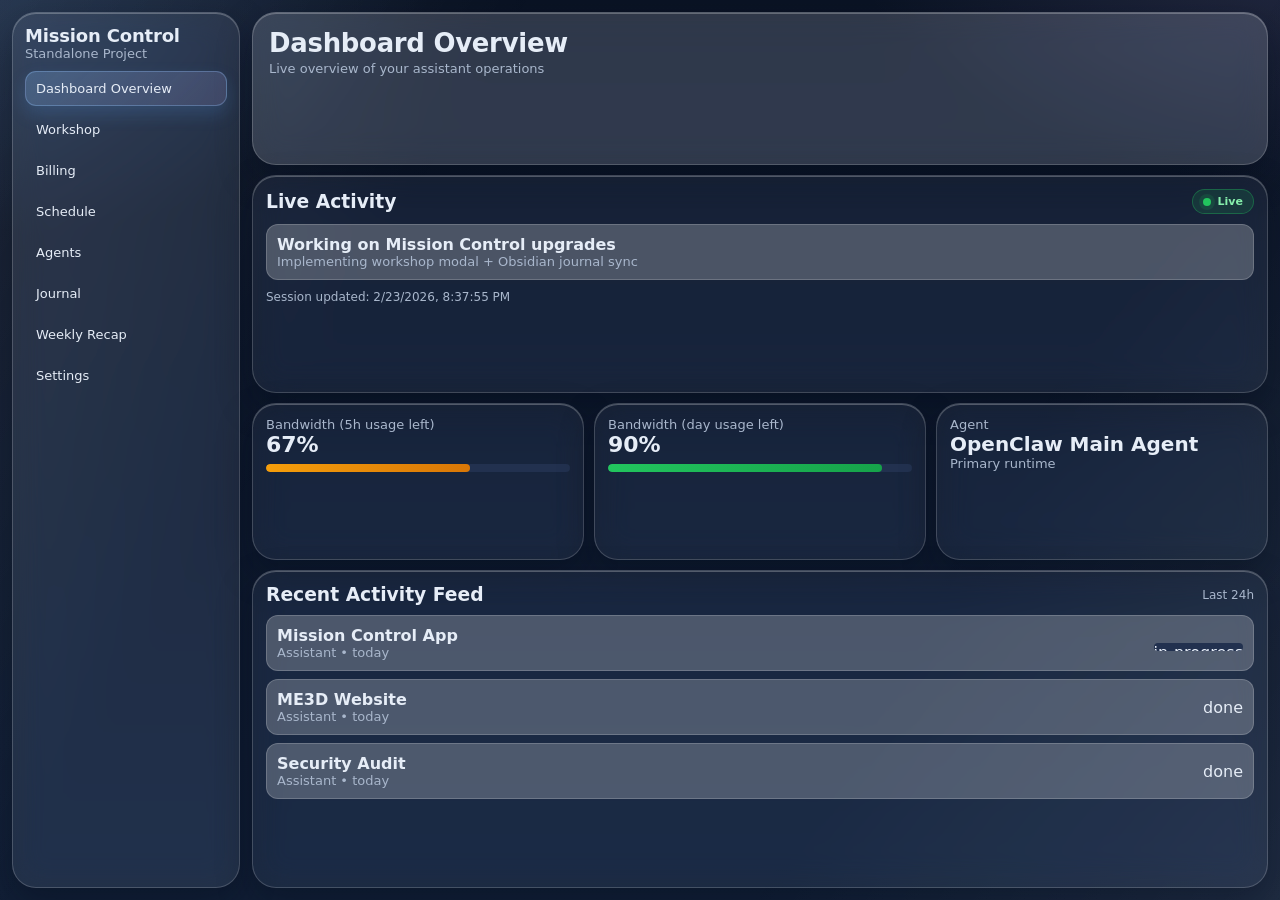
<file: index.html>
<!doctype html><html><head><meta charset='utf-8'><meta name='viewport' content='width=device-width,initial-scale=1'><title>Mission Control • Dashboard</title><link rel='stylesheet' href='styles.css'></head><body><div class='app'><aside class='panel sidebar'><div class='brand'>Mission Control</div><div class='muted'>Standalone Project</div><nav class='nav'><a class='active' href='/'>Dashboard Overview</a><a href='/workshop'>Workshop</a><a href='/billing'>Billing</a><a href='/schedule'>Schedule</a><a href='/agents'>Agents</a><a href='/journal'>Journal</a><a href='/weekly-recap'>Weekly Recap</a><a href='/settings'>Settings</a></nav></aside><main class='main'><section class='panel top'><h1>Dashboard Overview</h1><div class='muted'>Live overview of your assistant operations</div></section><section class='panel card'><div class='row'><h3 style='margin:0'>Live Activity</h3><span id='agentStatus' class='status online'><span class='dot'></span>Live</span></div><div id='liveActivity' class='item' style='margin-top:10px'><b>Loading current activity…</b></div><div id='agentUpdated' class='muted' style='margin-top:10px;font-size:12px'>Session updated: just now</div></section><section class='grid'><div class='panel card'><div class='muted'>Bandwidth (5h usage left)</div><div id='fiveLeft' style='font-size:22px;font-weight:800'>84%</div><div class='progress'><span id='bar5' class='p-good' style='width:84%'></span></div></div><div class='panel card'><div class='muted'>Bandwidth (day usage left)</div><div id='dayLeft' style='font-size:22px;font-weight:800'>90%</div><div class='progress'><span id='barDay' class='p-good' style='width:90%'></span></div></div><div class='panel card'><div class='muted'>Agent</div><div id='agentName' style='font-size:20px;font-weight:800'>OpenClaw Main Agent</div><div class='muted'>Primary runtime</div></div></section><section class='panel card'><div class='row'><h3 style='margin:0'>Recent Activity Feed</h3><span class='muted' style='font-size:12px'>Last 24h</span></div><div id='recentProjects' class='list' style='margin-top:10px'></div></section></main></div><script src='app.js'></script><script src='live.js'></script></body></html>
</file>
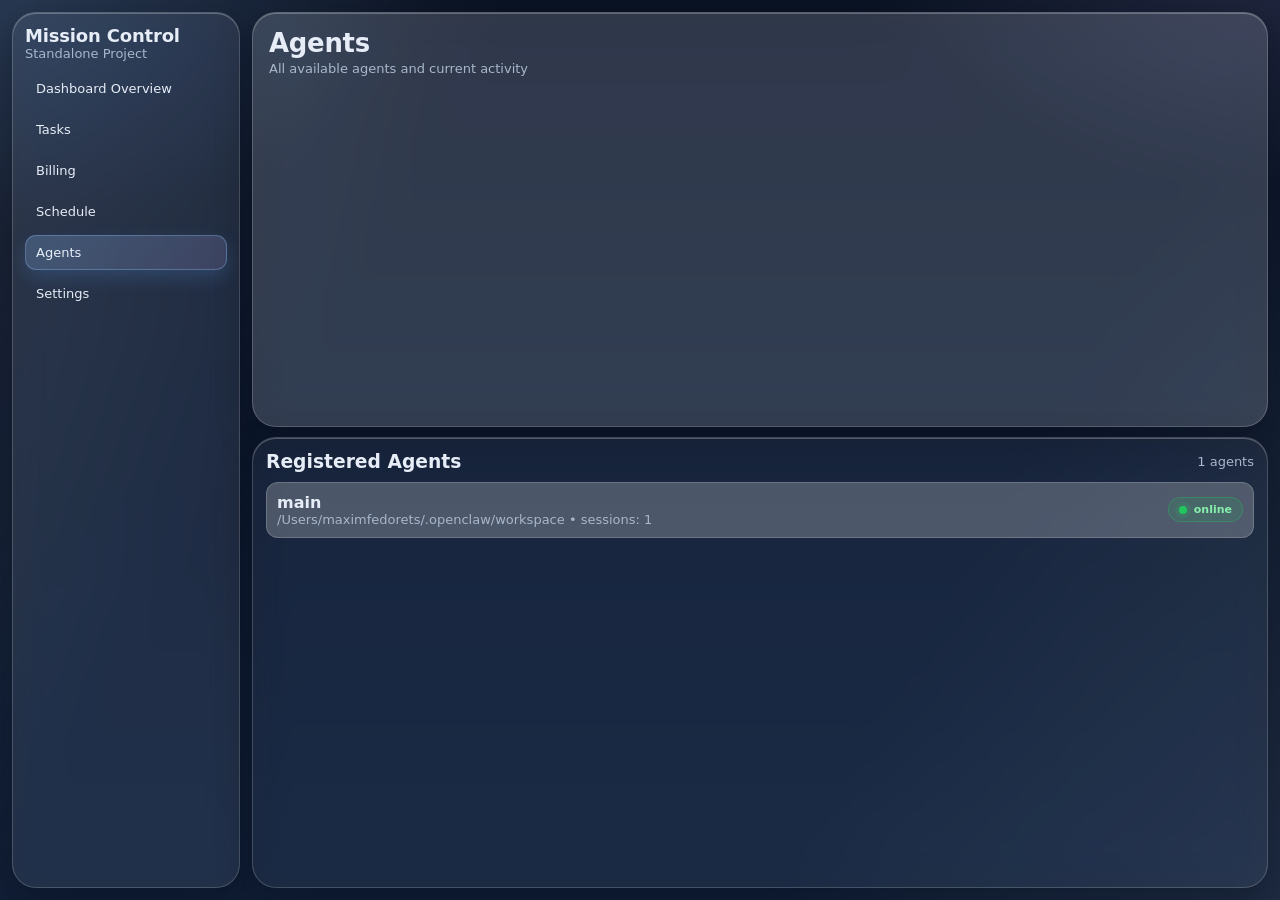
<file: agents.html>
<!doctype html><html><head><meta charset='utf-8'><meta name='viewport' content='width=device-width,initial-scale=1'><title>Mission Control • Agents</title><link rel='stylesheet' href='styles.css'></head><body><div class='app'><aside class='panel sidebar'><div class='brand'>Mission Control</div><div class='muted'>Standalone Project</div><nav class='nav'><a href='/'>Dashboard Overview</a><a href='/tasks'>Tasks</a><a href='/billing'>Billing</a><a href='/schedule'>Schedule</a><a class='active' href='/agents'>Agents</a><a href='/settings'>Settings</a></nav></aside><main class='main'><section class='panel top'><h1>Agents</h1><div class='muted'>All available agents and current activity</div></section><section class='panel card'><div class='row'><h3 style='margin:0'>Registered Agents</h3><span class='muted' id='agentsCount'>0</span></div><div id='agentsList' class='list' style='margin-top:10px'><div class='item'>Loading agents…</div></div></section></main></div><script src='app.js'></script><script src='live.js'></script></body></html>
</file>
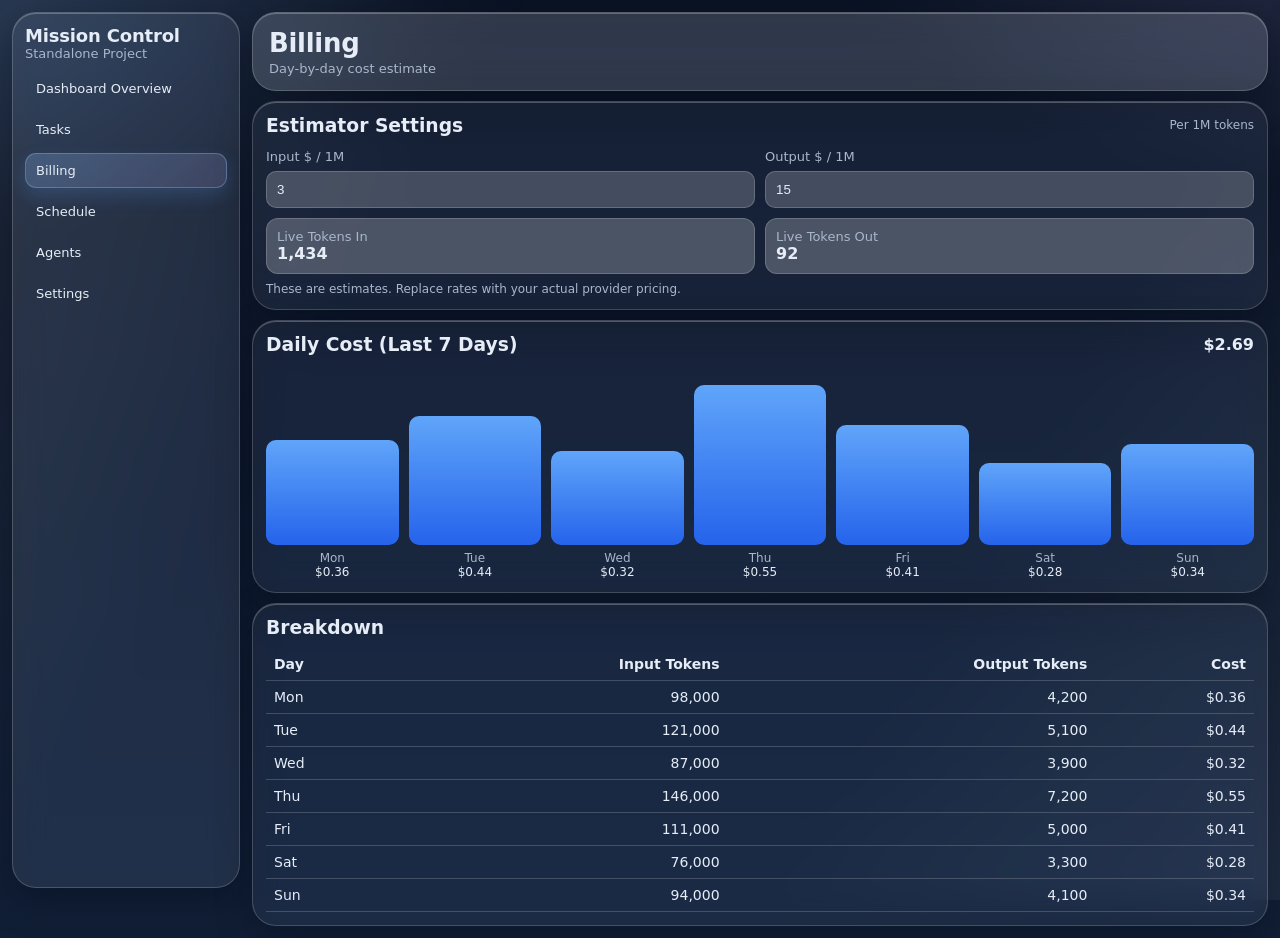
<file: billing.html>
<!doctype html><html><head><meta charset='utf-8'><meta name='viewport' content='width=device-width,initial-scale=1'><title>Mission Control • Billing</title><link rel='stylesheet' href='styles.css'></head><body><div class='app'><aside class='panel sidebar'><div class='brand'>Mission Control</div><div class='muted'>Standalone Project</div><nav class='nav'><a href='/'>Dashboard Overview</a><a href='/tasks'>Tasks</a><a class='active' href='/billing'>Billing</a><a href='/schedule'>Schedule</a><a href='/agents'>Agents</a><a href='/settings'>Settings</a></nav></aside><main class='main'><section class='panel top'><h1>Billing</h1><div class='muted'>Day-by-day cost estimate</div></section><section class='panel card'><div class='row'><h3 style='margin:0'>Estimator Settings</h3><span class='muted' style='font-size:12px'>Per 1M tokens</span></div><div class='grid' style='grid-template-columns:1fr 1fr;margin-top:10px'><div><label class='muted'>Input $ / 1M</label><input id='inRate' type='number' step='0.01' value='3' style='width:100%;margin-top:6px;padding:10px;border-radius:10px;border:1px solid var(--line);background:#fff3;color:var(--text)'></div><div><label class='muted'>Output $ / 1M</label><input id='outRate' type='number' step='0.01' value='15' style='width:100%;margin-top:6px;padding:10px;border-radius:10px;border:1px solid var(--line);background:#fff3;color:var(--text)'></div></div><div class='grid' style='grid-template-columns:1fr 1fr;margin-top:10px'><div class='item'><div class='muted'>Live Tokens In</div><b id='tokensIn'>0</b></div><div class='item'><div class='muted'>Live Tokens Out</div><b id='tokensOut'>0</b></div></div><div class='muted' style='font-size:12px;margin-top:8px'>These are estimates. Replace rates with your actual provider pricing.</div></section><section class='panel card'><div class='row'><h3 style='margin:0'>Daily Cost (Last 7 Days)</h3><b id='totalCost'>$0.00</b></div><div id='chart' style='display:flex;gap:10px;align-items:flex-end;height:210px;margin-top:14px'></div></section><section class='panel card'><h3 style='margin:0'>Breakdown</h3><div style='overflow:auto;margin-top:10px'><table style='width:100%;border-collapse:collapse;font-size:14px'><thead><tr><th style='text-align:left;padding:8px;border-bottom:1px solid var(--line)'>Day</th><th style='text-align:right;padding:8px;border-bottom:1px solid var(--line)'>Input Tokens</th><th style='text-align:right;padding:8px;border-bottom:1px solid var(--line)'>Output Tokens</th><th style='text-align:right;padding:8px;border-bottom:1px solid var(--line)'>Cost</th></tr></thead><tbody id='rows'></tbody></table></div></section></main></div><script src='app.js'></script><script>
const sample=[
  {d:'Mon',inT:98000,outT:4200},
  {d:'Tue',inT:121000,outT:5100},
  {d:'Wed',inT:87000,outT:3900},
  {d:'Thu',inT:146000,outT:7200},
  {d:'Fri',inT:111000,outT:5000},
  {d:'Sat',inT:76000,outT:3300},
  {d:'Sun',inT:94000,outT:4100}
];
function money(n){return '$'+n.toFixed(2)}
function render(){
  const inRate=Number(document.getElementById('inRate').value)||0;
  const outRate=Number(document.getElementById('outRate').value)||0;
  const costs=sample.map(s=>((s.inT/1e6)*inRate)+((s.outT/1e6)*outRate));
  const max=Math.max(...costs,0.01);
  const chart=document.getElementById('chart'); chart.innerHTML='';
  const rows=document.getElementById('rows'); rows.innerHTML='';
  let total=0;
  sample.forEach((s,i)=>{
    const c=costs[i]; total+=c;
    const h=Math.max(12,(c/max)*160);
    const bar=document.createElement('div'); bar.style.flex='1';
    bar.innerHTML=`<div style="height:${h}px;border-radius:10px;background:linear-gradient(180deg,#60a5fa,#2563eb)"></div><div style="text-align:center;font-size:12px;margin-top:6px" class="muted">${s.d}</div><div style="text-align:center;font-size:12px">${money(c)}</div>`;
    chart.appendChild(bar);
    const tr=document.createElement('tr');
    tr.innerHTML=`<td style='padding:8px;border-bottom:1px solid var(--line)'>${s.d}</td><td style='padding:8px;border-bottom:1px solid var(--line);text-align:right'>${s.inT.toLocaleString()}</td><td style='padding:8px;border-bottom:1px solid var(--line);text-align:right'>${s.outT.toLocaleString()}</td><td style='padding:8px;border-bottom:1px solid var(--line);text-align:right'>${money(c)}</td>`;
    rows.appendChild(tr);
  });
  document.getElementById('totalCost').textContent=money(total);
}
['inRate','outRate'].forEach(id=>document.getElementById(id).addEventListener('input',render));
render();
</script><script src='live.js'></script></body></html>
</file>
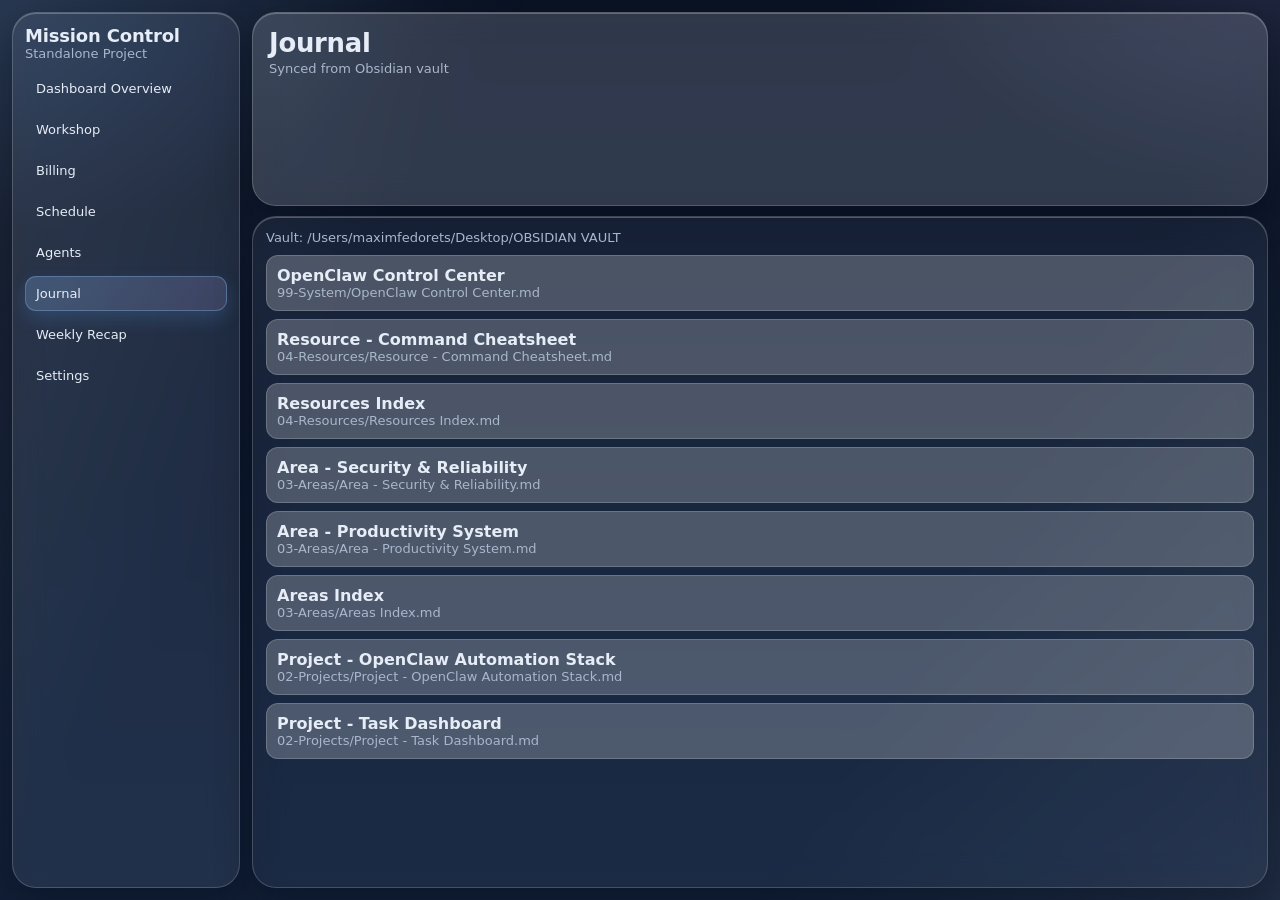
<file: journal.html>
<!doctype html><html><head><meta charset='utf-8'><meta name='viewport' content='width=device-width,initial-scale=1'><title>Mission Control • Journal</title><link rel='stylesheet' href='styles.css'></head><body><div class='app'><aside class='panel sidebar'><div class='brand'>Mission Control</div><div class='muted'>Standalone Project</div><nav class='nav'><a href='/'>Dashboard Overview</a><a href='/workshop'>Workshop</a><a href='/billing'>Billing</a><a href='/schedule'>Schedule</a><a href='/agents'>Agents</a><a class='active' href='/journal'>Journal</a><a href='/weekly-recap'>Weekly Recap</a><a href='/settings'>Settings</a></nav></aside><main class='main'><section class='panel top'><h1>Journal</h1><div class='muted'>Synced from Obsidian vault</div></section><section class='panel card'><div class='muted' id='obsPath'>Vault: loading…</div><div id='journalList' class='list' style='margin-top:10px'><div class='item'>Loading journal entries…</div></div></section></main></div><script src='app.js'></script><script src='live.js'></script></body></html>
</file>
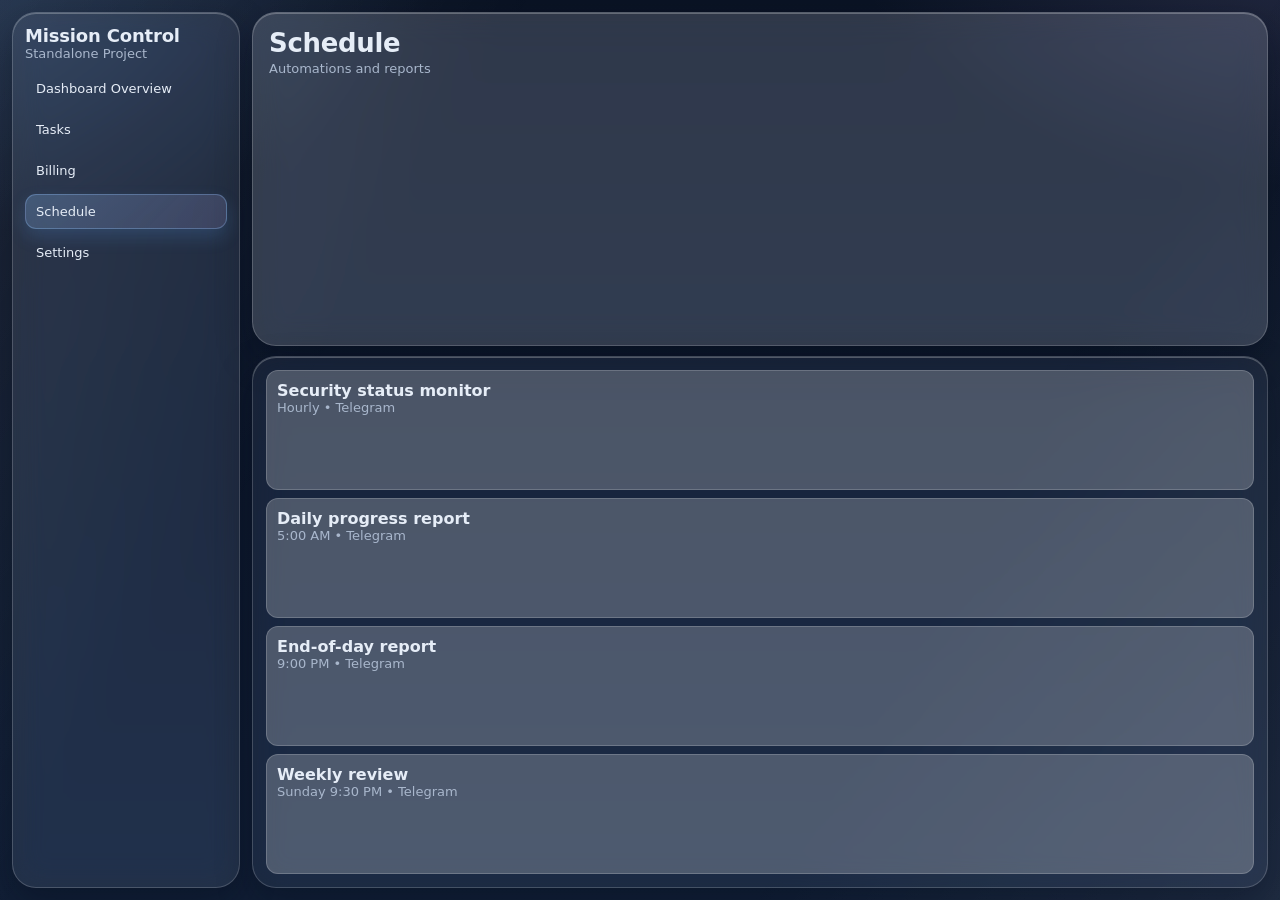
<file: schedule.html>
<!doctype html><html><head><meta charset='utf-8'><meta name='viewport' content='width=device-width,initial-scale=1'><title>Mission Control • Schedule</title><link rel='stylesheet' href='styles.css'></head><body><div class='app'><aside class='panel sidebar'><div class='brand'>Mission Control</div><div class='muted'>Standalone Project</div><nav class='nav'><a href='/'>Dashboard Overview</a><a href='/tasks'>Tasks</a><a href='/billing'>Billing</a><a class='active' href='/schedule'>Schedule</a><a href='/settings'>Settings</a></nav></aside><main class='main'><section class='panel top'><h1>Schedule</h1><div class='muted'>Automations and reports</div></section><section class='panel card list'><div class='item'><b>Security status monitor</b><div class='muted'>Hourly • Telegram</div></div><div class='item'><b>Daily progress report</b><div class='muted'>5:00 AM • Telegram</div></div><div class='item'><b>End-of-day report</b><div class='muted'>9:00 PM • Telegram</div></div><div class='item'><b>Weekly review</b><div class='muted'>Sunday 9:30 PM • Telegram</div></div></section></main></div><script src='app.js'></script><script src='live.js'></script></body></html>
</file>
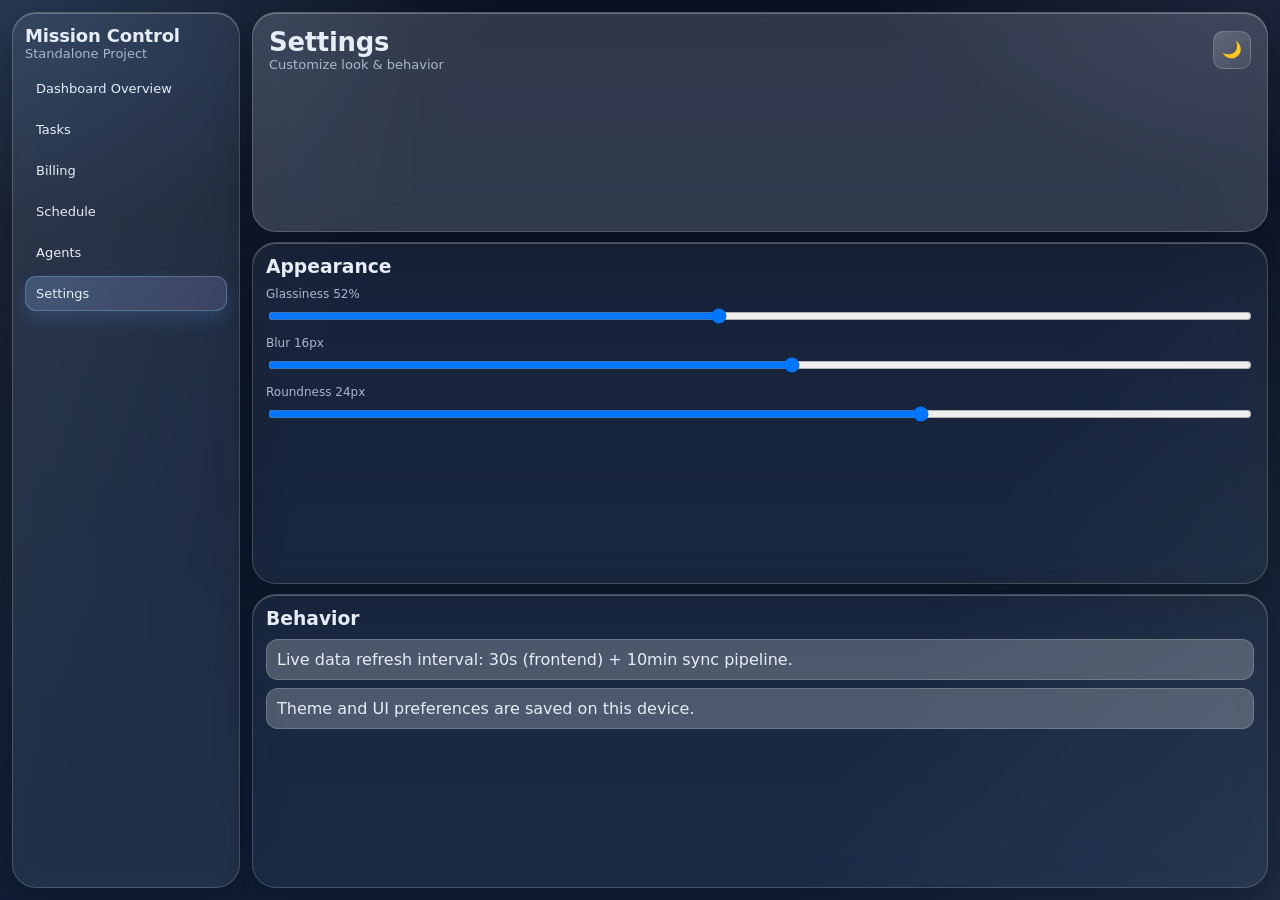
<file: settings.html>
<!doctype html><html><head><meta charset='utf-8'><meta name='viewport' content='width=device-width,initial-scale=1'><title>Mission Control • Settings</title><link rel='stylesheet' href='styles.css'></head><body><div class='app'><aside class='panel sidebar'><div class='brand'>Mission Control</div><div class='muted'>Standalone Project</div><nav class='nav'><a href='/'>Dashboard Overview</a><a href='/tasks'>Tasks</a><a href='/billing'>Billing</a><a href='/schedule'>Schedule</a><a href='/agents'>Agents</a><a class='active' href='/settings'>Settings</a></nav></aside><main class='main'><section class='panel top'><div class='row'><div><h1 style='margin:0'>Settings</h1><div class='muted'>Customize look & behavior</div></div><button id='themeIcon' class='icon-btn' onclick='toggleThemeIcon()' title='Toggle Light/Dark'>🌙</button></div></section><section class='panel card'><h3 style='margin:0'>Appearance</h3><div class='setting'><label>Glassiness <span id='glassVal'>52%</span></label><input id='glassRange' type='range' min='20' max='90' step='1' oninput='setGlass(this.value)'></div><div class='setting'><label>Blur <span id='blurVal'>16px</span></label><input id='blurRange' type='range' min='0' max='30' step='1' oninput='setBlur(this.value)'></div><div class='setting'><label>Roundness <span id='radiusVal'>24px</span></label><input id='radiusRange' type='range' min='8' max='32' step='1' oninput='setRadius(this.value)'></div></section><section class='panel card'><h3 style='margin:0'>Behavior</h3><div class='list' style='margin-top:10px'><div class='item'>Live data refresh interval: 30s (frontend) + 10min sync pipeline.</div><div class='item'>Theme and UI preferences are saved on this device.</div></div></section></main></div><script src='app.js'></script><script src='live.js'></script></body></html>
</file>
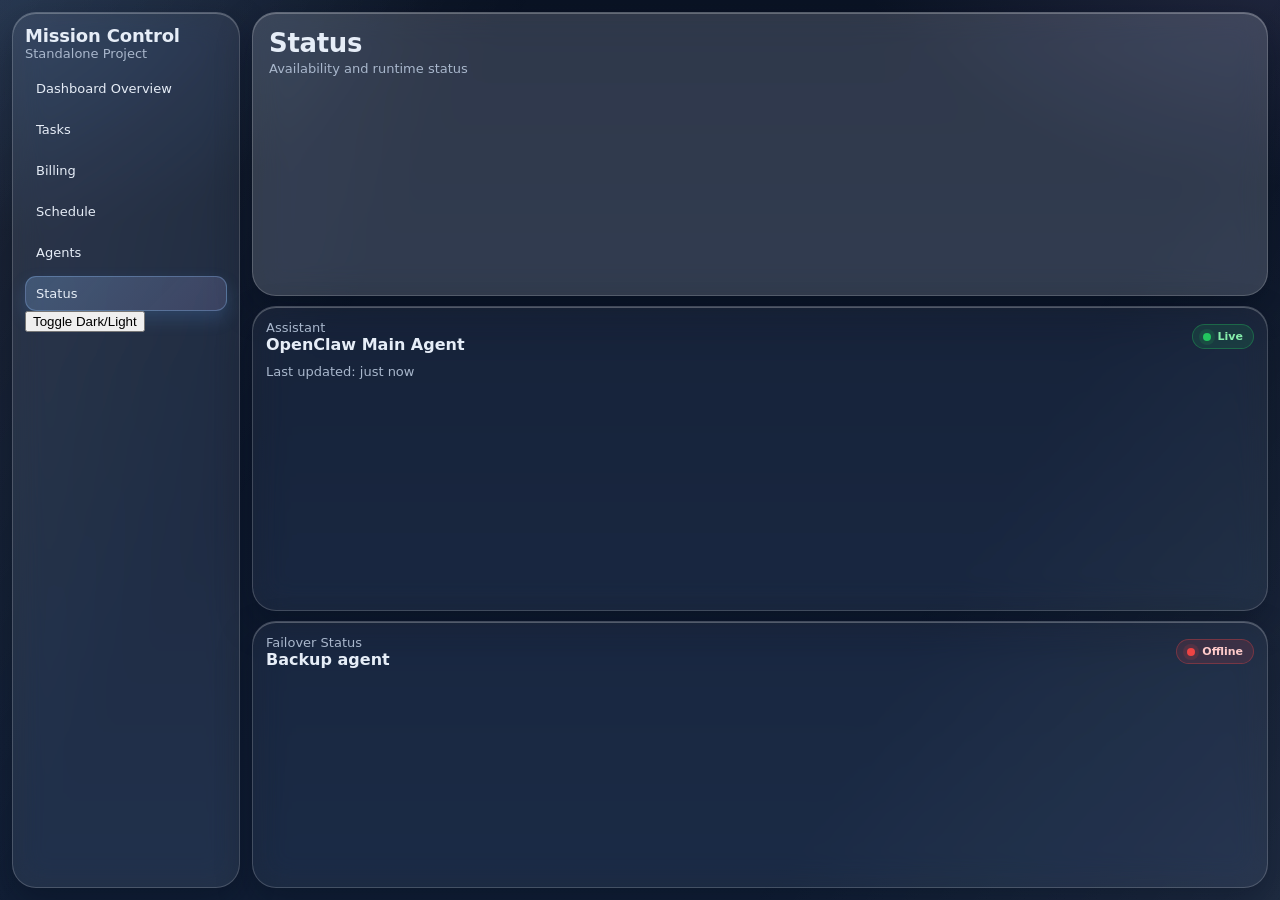
<file: status.html>
<!doctype html><html><head><meta charset='utf-8'><meta name='viewport' content='width=device-width,initial-scale=1'><title>Mission Control • Status</title><link rel='stylesheet' href='styles.css'></head><body><div class='app'><aside class='panel sidebar'><div class='brand'>Mission Control</div><div class='muted'>Standalone Project</div><nav class='nav'><a href='/'>Dashboard Overview</a><a href='/tasks'>Tasks</a><a href='/billing'>Billing</a><a href='/schedule'>Schedule</a><a href='/agents'>Agents</a><a class='active' href='/status'>Status</a></nav><button class='toggle' onclick='toggleTheme()'>Toggle Dark/Light</button></aside><main class='main'><section class='panel top'><h1>Status</h1><div class='muted'>Availability and runtime status</div></section><section class='panel card'><div class='row'><div><div class='muted'>Assistant</div><b>OpenClaw Main Agent</b></div><span class='status online'><span class='dot'></span>Live</span></div><p class='muted' style='margin-top:10px'>Last updated: just now</p></section><section class='panel card'><div class='row'><div><div class='muted'>Failover Status</div><b>Backup agent</b></div><span class='status offline'><span class='dot'></span>Offline</span></div></section></main></div><script src='app.js'></script><script src='live.js'></script></body></html>
</file>
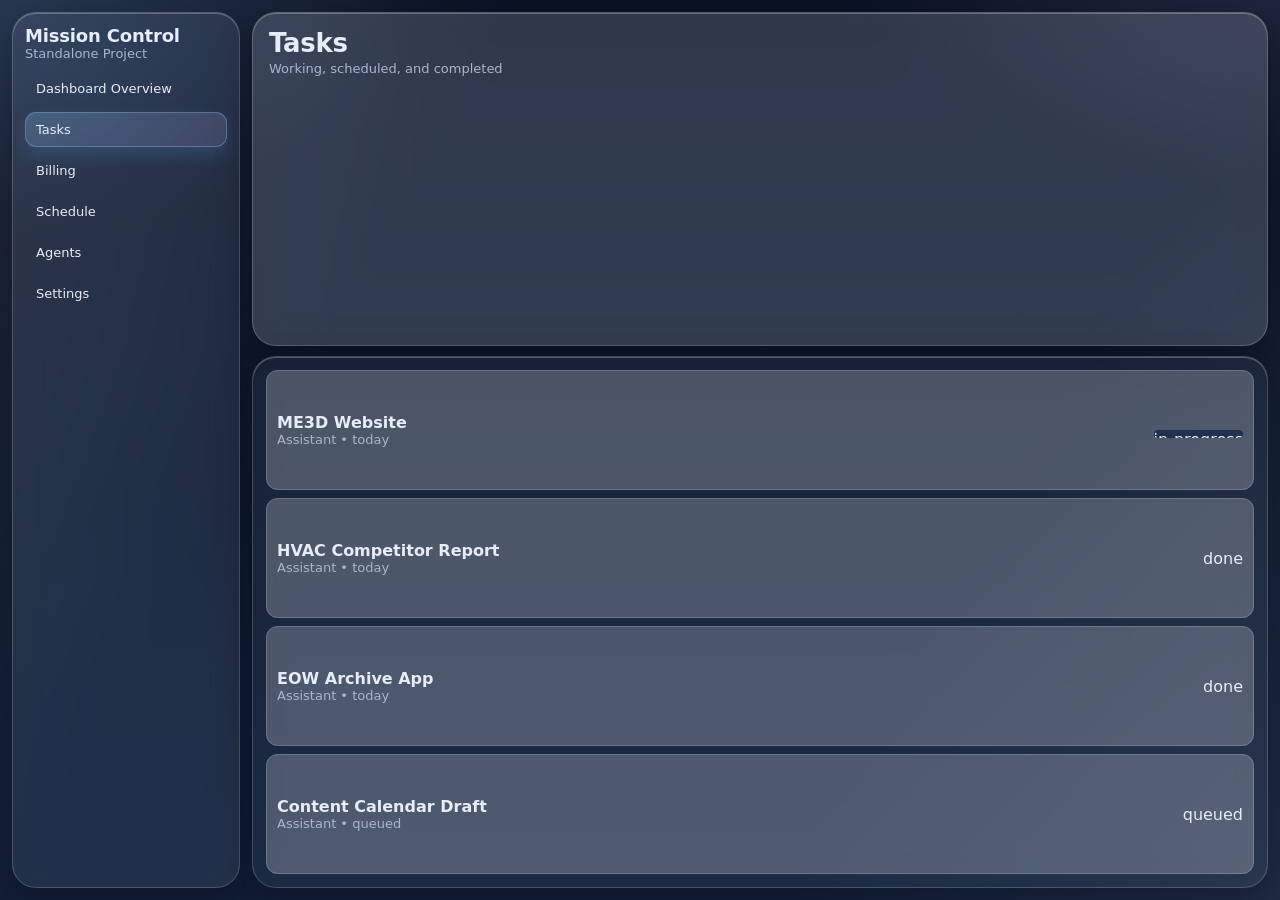
<file: tasks.html>
<!doctype html><html><head><meta charset='utf-8'><meta name='viewport' content='width=device-width,initial-scale=1'><title>Mission Control • Tasks</title><link rel='stylesheet' href='styles.css'></head><body><div class='app'><aside class='panel sidebar'><div class='brand'>Mission Control</div><div class='muted'>Standalone Project</div><nav class='nav'><a href='/'>Dashboard Overview</a><a class='active' href='/tasks'>Tasks</a><a href='/billing'>Billing</a><a href='/schedule'>Schedule</a><a href='/agents'>Agents</a><a href='/settings'>Settings</a></nav></aside><main class='main'><section class='panel top'><h1>Tasks</h1><div class='muted'>Working, scheduled, and completed</div></section><section class='panel card list'><div class='item row'><div><b>ME3D Website</b><div class='muted'>Assistant • today</div></div><span class='state progress'>in-progress</span></div><div class='item row'><div><b>HVAC Competitor Report</b><div class='muted'>Assistant • today</div></div><span class='state done'>done</span></div><div class='item row'><div><b>EOW Archive App</b><div class='muted'>Assistant • today</div></div><span class='state done'>done</span></div><div class='item row'><div><b>Content Calendar Draft</b><div class='muted'>Assistant • queued</div></div><span class='state todo'>queued</span></div></section></main></div><script src='app.js'></script><script src='live.js'></script></body></html>
</file>
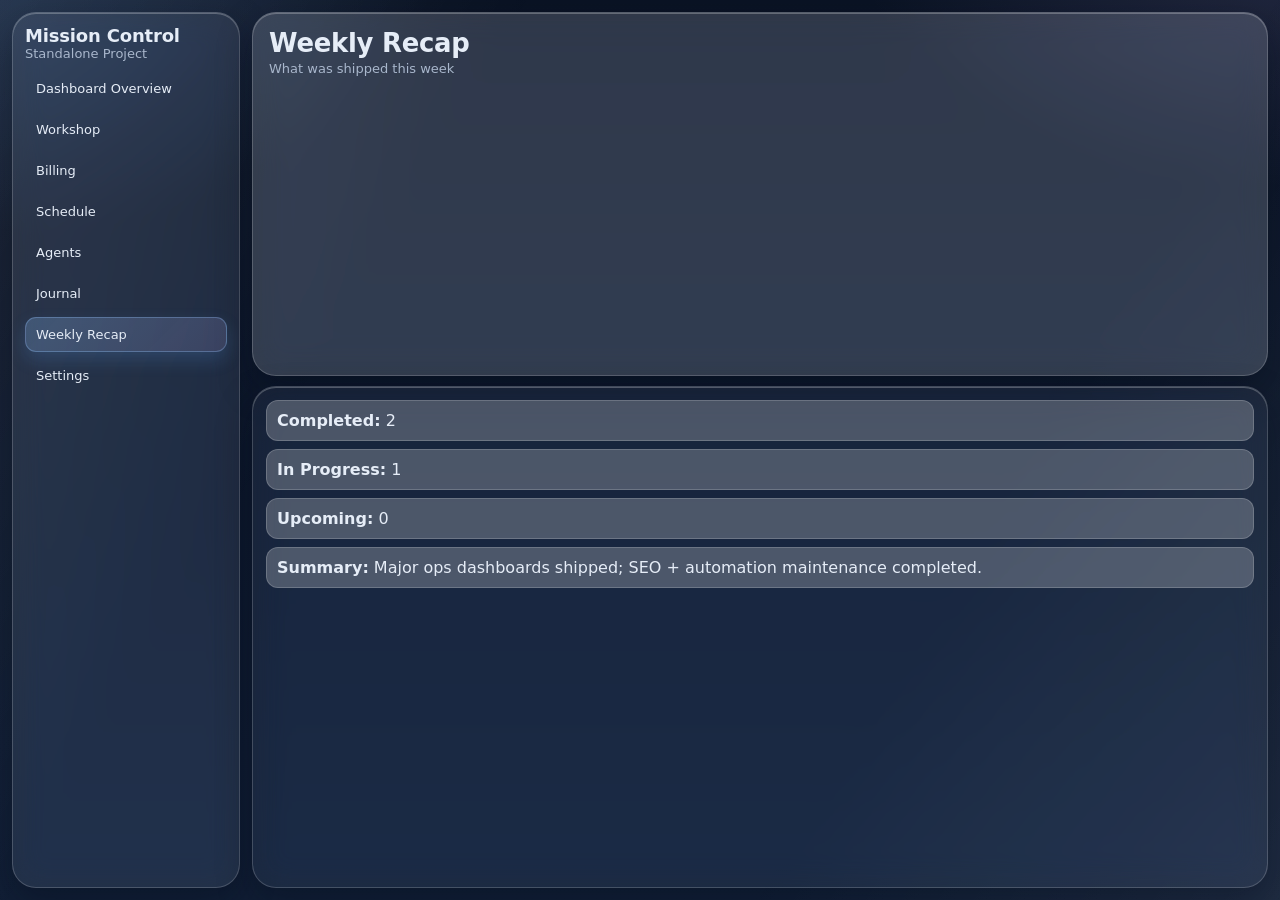
<file: weekly-recap.html>
<!doctype html><html><head><meta charset='utf-8'><meta name='viewport' content='width=device-width,initial-scale=1'><title>Mission Control • Weekly Recap</title><link rel='stylesheet' href='styles.css'></head><body><div class='app'><aside class='panel sidebar'><div class='brand'>Mission Control</div><div class='muted'>Standalone Project</div><nav class='nav'><a href='/'>Dashboard Overview</a><a href='/workshop'>Workshop</a><a href='/billing'>Billing</a><a href='/schedule'>Schedule</a><a href='/agents'>Agents</a><a href='/journal'>Journal</a><a class='active' href='/weekly-recap'>Weekly Recap</a><a href='/settings'>Settings</a></nav></aside><main class='main'><section class='panel top'><h1>Weekly Recap</h1><div class='muted'>What was shipped this week</div></section><section class='panel card'><div id='weeklyRecap'>Loading recap…</div></section></main></div><script src='app.js'></script><script src='live.js'></script></body></html>
</file>
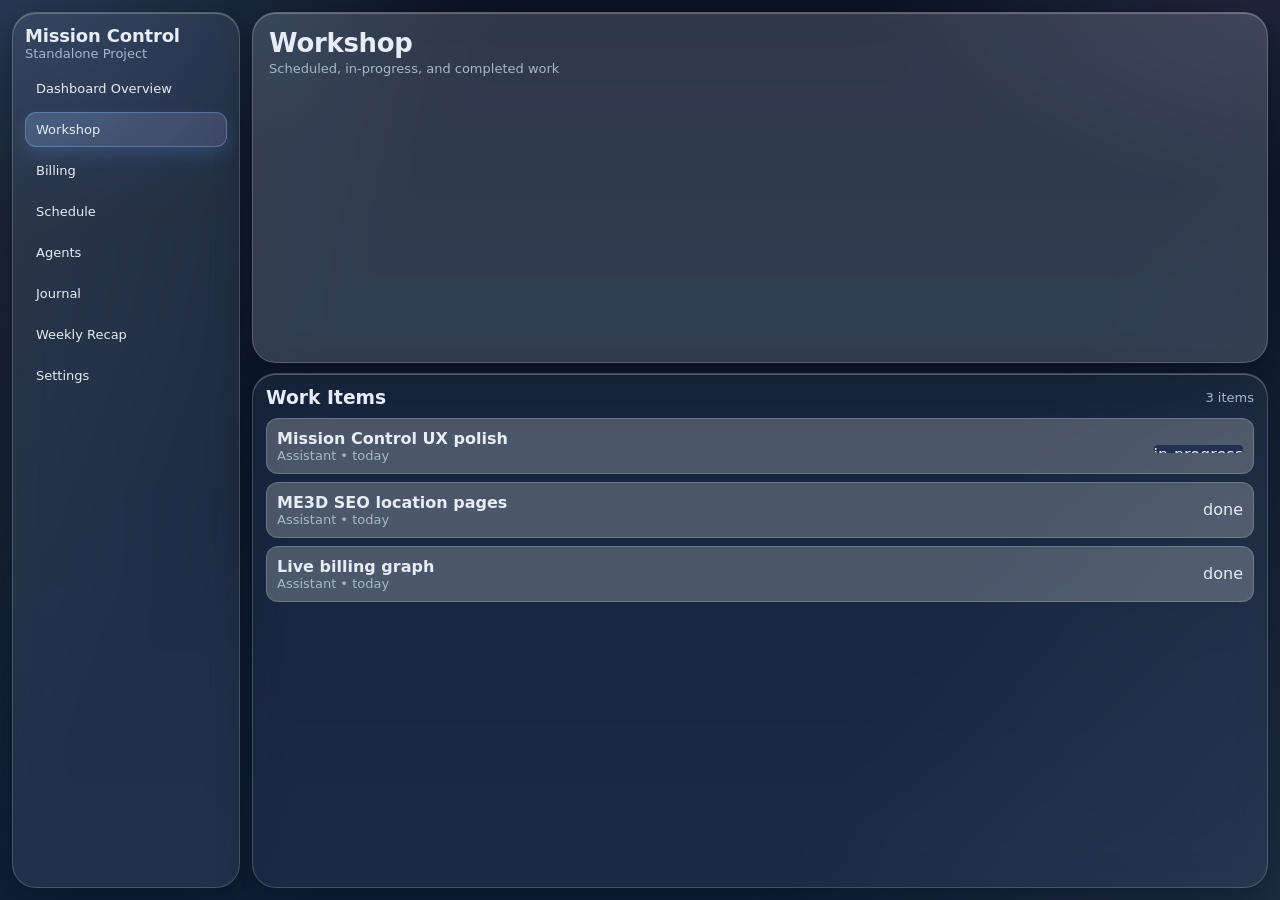
<file: workshop.html>
<!doctype html><html><head><meta charset='utf-8'><meta name='viewport' content='width=device-width,initial-scale=1'><title>Mission Control • Workshop</title><link rel='stylesheet' href='styles.css'></head><body><div class='app'><aside class='panel sidebar'><div class='brand'>Mission Control</div><div class='muted'>Standalone Project</div><nav class='nav'><a href='/'>Dashboard Overview</a><a class='active' href='/workshop'>Workshop</a><a href='/billing'>Billing</a><a href='/schedule'>Schedule</a><a href='/agents'>Agents</a><a href='/journal'>Journal</a><a href='/weekly-recap'>Weekly Recap</a><a href='/settings'>Settings</a></nav></aside><main class='main'><section class='panel top'><h1>Workshop</h1><div class='muted'>Scheduled, in-progress, and completed work</div></section><section class='panel card'><div class='row'><h3 style='margin:0'>Work Items</h3><span class='muted' id='workshopCount'>0 items</span></div><div id='workshopList' class='list' style='margin-top:10px'><div class='item'>Loading workshop items…</div></div></section></main></div><div id='taskModal' class='modal hidden'><div class='modal-card panel'><div class='row'><h3 id='mTitle' style='margin:0'>Task Detail</h3><button class='icon-btn' onclick='closeTaskModal()'>✕</button></div><p id='mDesc' class='muted'></p><div class='grid' style='grid-template-columns:1fr 1fr;gap:10px'><div class='item'><b>Status</b><div id='mStatus' class='muted'></div></div><div class='item'><b>Progress</b><div id='mProgress' class='muted'></div></div><div class='item'><b>Created</b><div id='mCreated' class='muted'></div></div><div class='item'><b>Started</b><div id='mStarted' class='muted'></div></div><div class='item'><b>Finished</b><div id='mFinished' class='muted'></div></div></div><h4 style='margin:10px 0 6px'>Activity Log</h4><div id='mLog' class='list'></div></div></div><script src='app.js'></script><script src='live.js'></script></body></html>
</file>
<file: styles.css>
:root{
  --bg:#0a1324;
  --bg2:#111f36;
  --card:rgba(255,255,255,.10);
  --card-strong:rgba(255,255,255,.16);
  --glass:68%;
  --blurPx:18px;
  --radiusPx:20px;
  --text:#e6edf7;
  --muted:#a9b7cc;
  --line:rgba(255,255,255,.18);
  --accent:#60a5fa;
  --accent2:#93c5fd;
  --shadow:0 14px 34px rgba(3,10,22,.34);
}
:root.dark{--bg:#0a1324;--bg2:#111f36}
*{box-sizing:border-box}
body{
  margin:0;
  font-family:Inter,system-ui,-apple-system,sans-serif;
  color:var(--text);
  background:
    radial-gradient(900px 500px at -5% -5%, #60a5fa2e, transparent 56%),
    radial-gradient(900px 500px at 105% -10%, #c4b5fd2a, transparent 56%),
    linear-gradient(180deg,var(--bg),var(--bg2));
  min-height:100vh;
}
body::before{
  content:"";
  position:fixed;
  inset:0;
  pointer-events:none;
  background:linear-gradient(120deg,rgba(255,255,255,.08),transparent 30%,transparent 70%,rgba(255,255,255,.06));
}
.app{display:flex;min-height:100vh;gap:12px;padding:12px}
.panel{
  border:1px solid var(--line);
  background:color-mix(in oklab, var(--card) var(--glass), transparent);
  backdrop-filter: blur(var(--blurPx)) saturate(125%);
  -webkit-backdrop-filter: blur(var(--blurPx)) saturate(125%);
  border-radius:var(--radiusPx);
  box-shadow:var(--shadow), inset 0 1px 0 rgba(255,255,255,.25);
}
.sidebar{
  width:228px;
  padding:12px;
  position:sticky;
  top:12px;
  height:calc(100vh - 24px);
  background:color-mix(in oklab, var(--card-strong) var(--glass), transparent);
}
.brand{font-weight:800;font-size:18px;letter-spacing:-.01em}
.muted{color:var(--muted);font-size:13px}
.nav{display:grid;gap:6px;margin-top:10px}
.nav a{
  padding:9px 10px;
  border-radius:11px;
  color:var(--text);
  text-decoration:none;
  font-size:13px;
  border:1px solid transparent;
  transition:.18s ease;
}
.nav a.active,.nav a:hover{
  background:linear-gradient(135deg, color-mix(in oklab, #8ec5ff 25%, transparent), color-mix(in oklab, #c4b5fd 16%, transparent));
  border-color:rgba(147,197,253,.32);
  box-shadow:0 8px 18px rgba(96,165,250,.18);
}
.main{flex:1;display:grid;gap:10px}
.top{padding:14px 16px;background:var(--card-strong)}
.top h1{margin:.05rem 0 .18rem;font-size:1.62rem;letter-spacing:-.01em}
.grid{display:grid;gap:10px;grid-template-columns:repeat(3,minmax(0,1fr))}
.card{padding:13px}
.row{display:flex;justify-content:space-between;align-items:center}
.status{display:inline-flex;align-items:center;gap:7px;padding:5px 10px;border-radius:999px;font-size:11px;font-weight:700}
.status .dot{width:8px;height:8px;border-radius:50%}
.status.online{background:#22c55e22;color:#86efac;border:1px solid #22c55e55}.status.online .dot{background:#22c55e;box-shadow:0 0 0 4px #22c55e22}
.status.offline{background:#ef444422;color:#fecaca;border:1px solid #ef444455}.status.offline .dot{background:#ef4444;box-shadow:0 0 0 4px #ef444422}
.progress{height:8px;border-radius:999px;background:#22314f;overflow:hidden;margin-top:7px}
.progress>span{display:block;height:100%;border-radius:999px}
.p-good{background:linear-gradient(90deg,#22c55e,#16a34a)}
.p-warn{background:linear-gradient(90deg,#f59e0b,#d97706)}
.p-bad{background:linear-gradient(90deg,#ef4444,#dc2626)}
.list{display:grid;gap:8px}
.item{border:1px solid var(--line);border-radius:12px;padding:10px;background:color-mix(in oklab, var(--card) 86%, white 14%)}
.icon-btn{display:inline-grid;place-items:center;width:38px;height:38px;border-radius:10px;border:1px solid var(--line);background:linear-gradient(135deg,#ffffff33,#ffffff10);cursor:pointer;font-size:16px}
.setting{display:grid;gap:5px;margin-top:10px}
.setting label{font-size:12px;color:var(--muted)}
.modal{position:fixed;inset:0;background:rgba(0,0,0,.38);display:grid;place-items:center;padding:14px;z-index:50}
.modal.hidden{display:none}
.modal-card{width:min(840px,100%);padding:12px}
@media (max-width:920px){
  .app{display:block;padding:10px}
  .sidebar{position:relative;width:auto;height:auto;margin-bottom:10px}
  .top h1{font-size:1.35rem}
  .grid{grid-template-columns:1fr}
}
</file>
